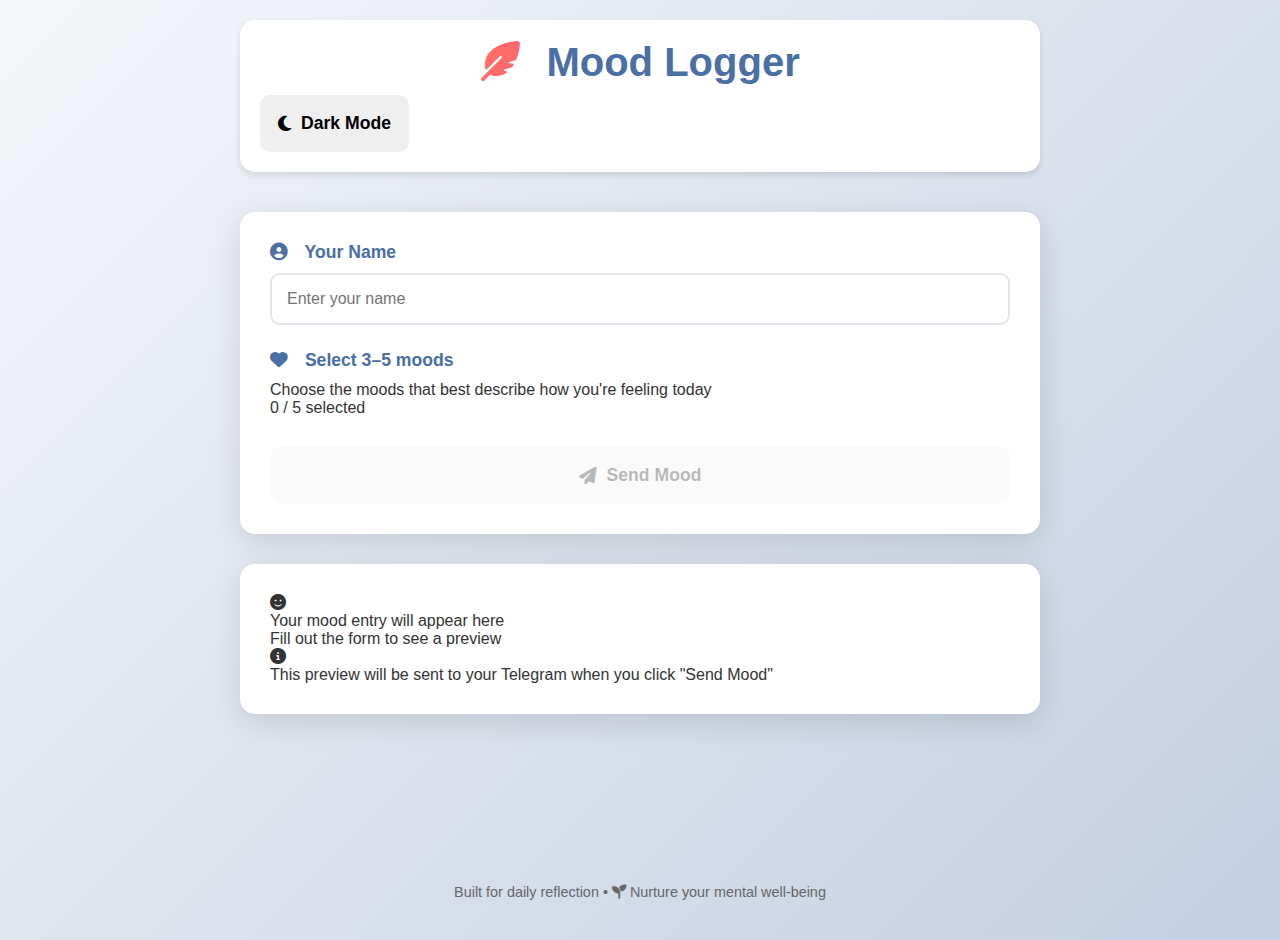
<file: index.html>
<!DOCTYPE html>
<html lang="en">
<head>  
    <meta charset="UTF-8">
    <meta name="viewport" content="width=device-width, initial-scale=1.0">
    <title>Mood Logger</title>
    <link rel="stylesheet" href="style.css">
    <link rel="stylesheet" href="https://cdnjs.cloudflare.com/ajax/libs/font-awesome/6.4.0/css/all.min.css">
</head>
<body class="light-mode">
    <div class="container">
        <!-- Header -->
        <header class="header">
            <div class="header-content">
                <h1><i class="fas fa-feather-alt"></i> Mood Logger</h1>
                <div class="theme-toggle">
                    <button id="themeToggle" class="theme-toggle-btn" aria-label="Toggle dark mode">
                        <i class="fas fa-moon"></i>
                        <span class="theme-text">Dark Mode</span>
                    </button>
                </div>
            </div>
        </header>

        <!-- Main Content -->
        <main class="main-content">
            <div class="content-grid">
                <!-- Left: Mood Logging Card -->
                <div class="card logging-card">
                    <div class="card-header">
                        <!-- <h2><i class="fas fa-pen-alt"></i> Log Your Mood</h2> -->
                        <!-- <p class="card-subtitle">Track how you're feeling today</p> -->
                    </div>
                    
                    <form id="moodForm">
                        <!-- Name Input -->
                        <div class="form-group">
                            <label for="name" class="form-label">
                                <i class="fas fa-user-circle"></i> Your Name
                            </label>
                            <input 
                                type="text" 
                                id="name" 
                                class="text-input"
                                placeholder="Enter your name"
                                autocomplete="off"
                            >
                        </div>

                        <!-- Mood Selection -->
                        <div class="form-group">
                            <label class="form-label">
                                <i class="fas fa-heart"></i> Select 3–5 moods
                            </label>
                            <p class="form-hint">Choose the moods that best describe how you're feeling today</p>
                            
                            <div class="moods-container">
                                <!-- Mood options will be populated by JavaScript -->
                            </div>
                            <div class="selection-counter">
                                <span id="selectedCount">0</span> / 5 selected
                            </div>
                        </div>

                        <!-- Submit Button -->
                        <div class="form-actions">
                            <button type="submit" id="submitBtn" class="btn btn-primary" disabled>
                                <i class="fas fa-paper-plane"></i> Send Mood
                            </button>
                        </div>
                    </form>
                </div>

                <!-- Right: Preview Card -->
                <div class="card preview-card">
                    <div class="preview-header">
                        <!-- <h3><i class="fas fa-eye"></i> Preview</h3> -->
                        <!-- <p class="preview-subtitle">See how your entry will look</p> -->
                    </div>
                    <div class="preview-content" id="moodPreview">
                        <!-- Preview content will be updated by JavaScript -->
                        <div class="preview-placeholder">
                            <i class="fas fa-smile"></i>
                            <p>Your mood entry will appear here</p>
                            <p class="preview-instruction">Fill out the form to see a preview</p>
                        </div>
                    </div>
                    <div class="preview-info">
                        <i class="fas fa-info-circle"></i>
                        <p>This preview will be sent to your Telegram when you click "Send Mood"</p>
                    </div>
                </div>
            </div>
        </main>

        <!-- Footer -->
        <footer class="footer">
            <p>Built for daily reflection • <i class="fas fa-seedling"></i> Nurture your mental well-being</p>
        </footer>
    </div>

    <script src="script.js"></script>
</body>
</html>
</file>
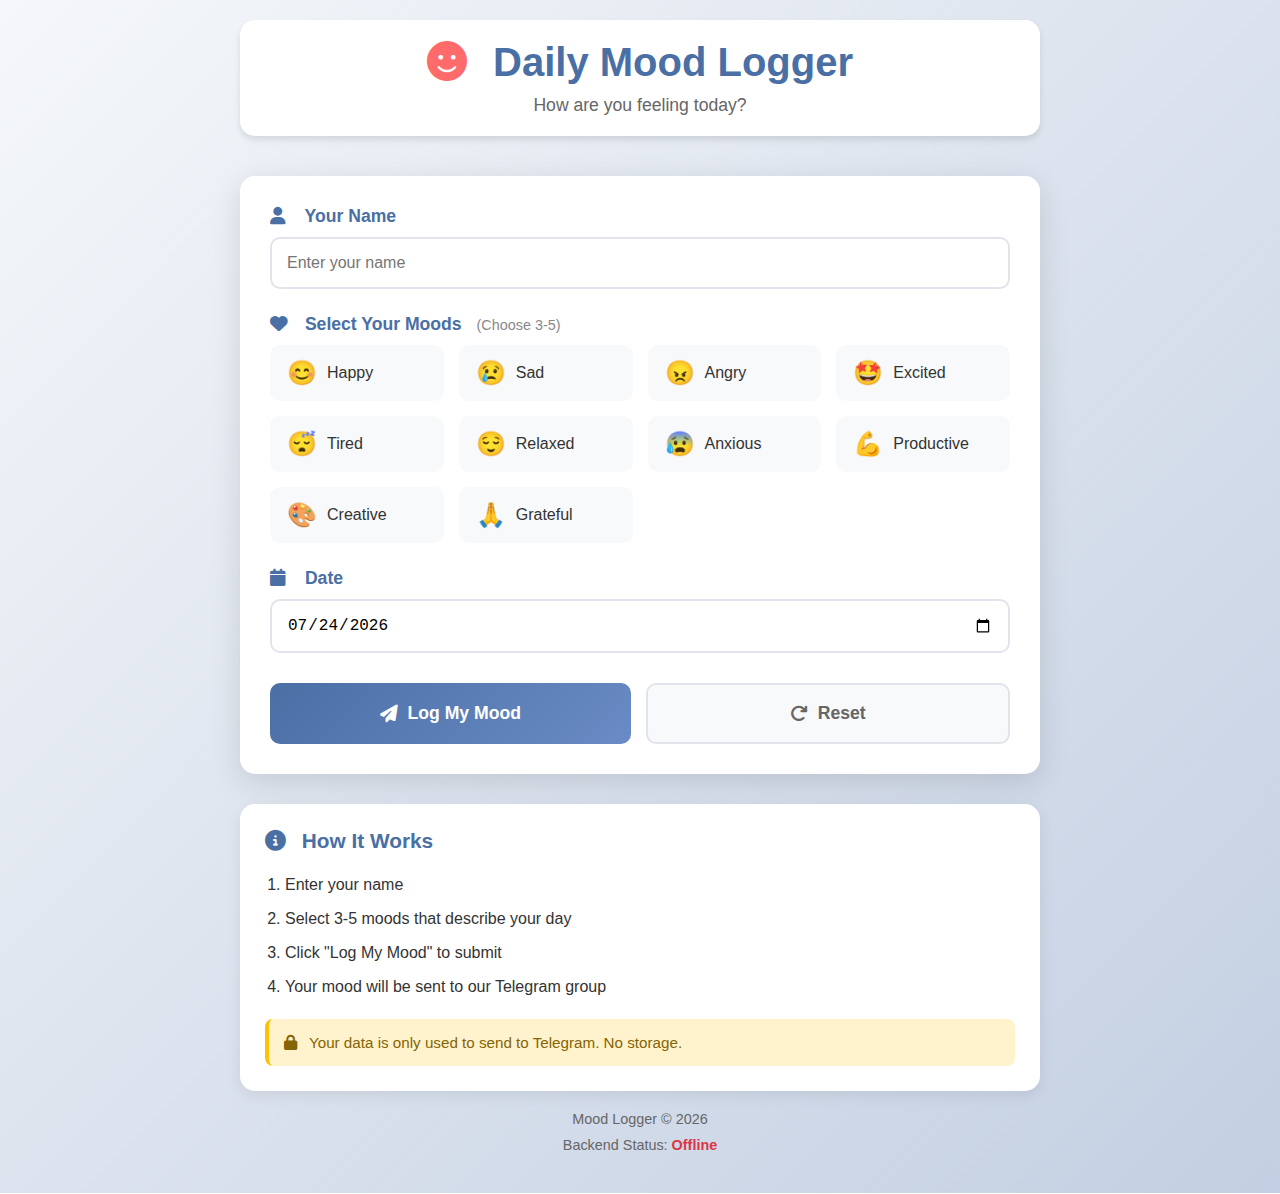
<file: frontend/index.html>
<!DOCTYPE html>
<html lang="en">
<head>
    <meta charset="UTF-8">
    <meta name="viewport" content="width=device-width, initial-scale=1.0">
    <title>Mood Logger</title>
    <link rel="stylesheet" href="style.css">
    <link rel="stylesheet" href="https://cdnjs.cloudflare.com/ajax/libs/font-awesome/6.4.0/css/all.min.css">
</head>
<body>
    <div class="container">
        <header>
            <h1><i class="fas fa-smile"></i> Daily Mood Logger</h1>
            <p class="subtitle">How are you feeling today?</p>
        </header>

        <main>
            <div class="card">
                <form id="moodForm">
                    <div class="form-group">
                        <label for="name">
                            <i class="fas fa-user"></i> Your Name
                        </label>
                        <input 
                            type="text" 
                            id="name" 
                            placeholder="Enter your name" 
                            required
                            autocomplete="off"
                        >
                    </div>

                    <div class="form-group">
                        <label>
                            <i class="fas fa-heart"></i> Select Your Moods
                            <span class="hint">(Choose 3-5)</span>
                        </label>
                        
                        <div class="moods-grid">
                            <!-- Mood checkboxes will be generated by JavaScript -->
                        </div>
                    </div>

                    <div class="form-group">
                        <label for="date">
                            <i class="fas fa-calendar"></i> Date
                        </label>
                        <input 
                            type="date" 
                            id="date" 
                            value=""
                        >
                    </div>

                    <div class="form-actions">
                        <button type="submit" class="btn-submit">
                            <i class="fas fa-paper-plane"></i> Log My Mood
                        </button>
                        <button type="button" class="btn-reset" id="resetBtn">
                            <i class="fas fa-redo"></i> Reset
                        </button>
                    </div>
                </form>

                <div id="message" class="message hidden"></div>
            </div>

            <div class="info-card">
                <h3><i class="fas fa-info-circle"></i> How It Works</h3>
                <ol>
                    <li>Enter your name</li>
                    <li>Select 3-5 moods that describe your day</li>
                    <li>Click "Log My Mood" to submit</li>
                    <li>Your mood will be sent to our Telegram group</li>
                </ol>
                <p class="note">
                    <i class="fas fa-lock"></i> Your data is only used to send to Telegram. No storage.
                </p>
            </div>
        </main>

        <footer>
            <p>Mood Logger &copy; <span id="currentYear"></span></p>
            <p class="api-status">Backend Status: <span id="status">Checking...</span></p>
        </footer>
    </div>

    <script src="script.js"></script>
</body>
</html>
</file>
<file: style.css>
/* Reset and base styles */
* {
    margin: 0;
    padding: 0;
    box-sizing: border-box;
}

body {
    font-family: -apple-system, BlinkMacSystemFont, 'Segoe UI', Roboto, Oxygen, Ubuntu, sans-serif;
    background: linear-gradient(135deg, #f5f7fa 0%, #c3cfe2 100%);
    min-height: 100vh;
    padding: 20px;
    color: #333;
}

.container {
    max-width: 800px;
    margin: 0 auto;
    min-height: 100vh;
    display: flex;
    flex-direction: column;
}

/* Header */
header {
    text-align: center;
    margin-bottom: 40px;
    padding: 20px;
    background: white;
    border-radius: 15px;
    box-shadow: 0 4px 6px rgba(0, 0, 0, 0.1);
}

h1 {
    color: #4a6fa5;
    font-size: 2.5rem;
    margin-bottom: 10px;
}

h1 i {
    margin-right: 15px;
    color: #ff6b6b;
}

.subtitle {
    color: #666;
    font-size: 1.1rem;
}

/* Card */
.card {
    background: white;
    border-radius: 15px;
    padding: 30px;
    margin-bottom: 30px;
    box-shadow: 0 8px 30px rgba(0, 0, 0, 0.12);
}

/* Form */
.form-group {
    margin-bottom: 25px;
}

label {
    display: block;
    margin-bottom: 10px;
    font-weight: 600;
    color: #4a6fa5;
    font-size: 1.1rem;
}

label i {
    margin-right: 10px;
    width: 20px;
}

.hint {
    font-size: 0.9rem;
    color: #888;
    font-weight: normal;
    margin-left: 10px;
}

input[type="text"],
input[type="date"] {
    width: 100%;
    padding: 15px;
    border: 2px solid #e1e5eb;
    border-radius: 10px;
    font-size: 1rem;
    transition: all 0.3s ease;
}

input[type="text"]:focus,
input[type="date"]:focus {
    outline: none;
    border-color: #4a6fa5;
    box-shadow: 0 0 0 3px rgba(74, 111, 165, 0.1);
}

/* Moods Grid */
.moods-grid {
    display: grid;
    grid-template-columns: repeat(auto-fill, minmax(150px, 1fr));
    gap: 15px;
    margin-top: 10px;
}

.mood-option {
    display: flex;
    align-items: center;
    padding: 12px 15px;
    background: #f8f9fa;
    border-radius: 10px;
    cursor: pointer;
    transition: all 0.2s ease;
    border: 2px solid transparent;
}

.mood-option:hover {
    background: #e9ecef;
    transform: translateY(-2px);
}

.mood-option.selected {
    background: #e3f2fd;
    border-color: #4a6fa5;
    color: #4a6fa5;
}

.mood-option input {
    display: none;
}

.mood-emoji {
    font-size: 1.5rem;
    margin-right: 10px;
}

.mood-text {
    font-weight: 500;
}

/* Buttons */
.form-actions {
    display: flex;
    gap: 15px;
    margin-top: 30px;
}

button {
    flex: 1;
    padding: 18px;
    border: none;
    border-radius: 10px;
    font-size: 1.1rem;
    font-weight: 600;
    cursor: pointer;
    transition: all 0.3s ease;
    display: flex;
    align-items: center;
    justify-content: center;
    gap: 10px;
}

.btn-submit {
    background: linear-gradient(135deg, #4a6fa5, #6a8bc5);
    color: white;
}

.btn-submit:hover {
    background: linear-gradient(135deg, #3a5a85, #5a7bb5);
    transform: translateY(-2px);
    box-shadow: 0 4px 12px rgba(74, 111, 165, 0.3);
}

.btn-reset {
    background: #f8f9fa;
    color: #666;
    border: 2px solid #e1e5eb;
}

.btn-reset:hover {
    background: #e9ecef;
    transform: translateY(-2px);
}

/* Message */
.message {
    margin-top: 25px;
    padding: 20px;
    border-radius: 10px;
    text-align: center;
    font-weight: 500;
    display: none;
}

.message.success {
    background: #d4edda;
    color: #155724;
    border: 1px solid #c3e6cb;
    display: block;
}

.message.error {
    background: #f8d7da;
    color: #721c24;
    border: 1px solid #f5c6cb;
    display: block;
}

.hidden {
    display: none !important;
}

/* Info Card */
.info-card {
    background: white;
    border-radius: 15px;
    padding: 25px;
    box-shadow: 0 4px 15px rgba(0, 0, 0, 0.08);
}

.info-card h3 {
    color: #4a6fa5;
    margin-bottom: 20px;
    font-size: 1.3rem;
}

.info-card h3 i {
    margin-right: 10px;
}

.info-card ol {
    margin-left: 20px;
    margin-bottom: 20px;
}

.info-card li {
    margin-bottom: 10px;
    line-height: 1.5;
}

.note {
    padding: 15px;
    background: #fff3cd;
    border-radius: 8px;
    color: #856404;
    font-size: 0.95rem;
    border-left: 4px solid #ffc107;
}

.note i {
    margin-right: 8px;
}

/* Footer */
footer {
    margin-top: auto;
    padding: 20px 0;
    text-align: center;
    color: #666;
    font-size: 0.9rem;
}

.api-status {
    margin-top: 10px;
    font-weight: 500;
}

#status {
    font-weight: bold;
}

#status.connected {
    color: #28a745;
}

#status.disconnected {
    color: #dc3545;
}

/* Responsive */
@media (max-width: 768px) {
    .container {
        padding: 10px;
    }
    
    h1 {
        font-size: 2rem;
    }
    
    .moods-grid {
        grid-template-columns: repeat(auto-fill, minmax(130px, 1fr));
    }
    
    .form-actions {
        flex-direction: column;
    }
    
    .card, .info-card {
        padding: 20px;
    }
}
</file>
<file: frontend/style.css>
/* Reset and base styles */
* {
    margin: 0;
    padding: 0;
    box-sizing: border-box;
}

body {
    font-family: -apple-system, BlinkMacSystemFont, 'Segoe UI', Roboto, Oxygen, Ubuntu, sans-serif;
    background: linear-gradient(135deg, #f5f7fa 0%, #c3cfe2 100%);
    min-height: 100vh;
    padding: 20px;
    color: #333;
}

.container {
    max-width: 800px;
    margin: 0 auto;
    min-height: 100vh;
    display: flex;
    flex-direction: column;
}

/* Header */
header {
    text-align: center;
    margin-bottom: 40px;
    padding: 20px;
    background: white;
    border-radius: 15px;
    box-shadow: 0 4px 6px rgba(0, 0, 0, 0.1);
}

h1 {
    color: #4a6fa5;
    font-size: 2.5rem;
    margin-bottom: 10px;
}

h1 i {
    margin-right: 15px;
    color: #ff6b6b;
}

.subtitle {
    color: #666;
    font-size: 1.1rem;
}

/* Card */
.card {
    background: white;
    border-radius: 15px;
    padding: 30px;
    margin-bottom: 30px;
    box-shadow: 0 8px 30px rgba(0, 0, 0, 0.12);
}

/* Form */
.form-group {
    margin-bottom: 25px;
}

label {
    display: block;
    margin-bottom: 10px;
    font-weight: 600;
    color: #4a6fa5;
    font-size: 1.1rem;
}

label i {
    margin-right: 10px;
    width: 20px;
}

.hint {
    font-size: 0.9rem;
    color: #888;
    font-weight: normal;
    margin-left: 10px;
}

input[type="text"],
input[type="date"] {
    width: 100%;
    padding: 15px;
    border: 2px solid #e1e5eb;
    border-radius: 10px;
    font-size: 1rem;
    transition: all 0.3s ease;
}

input[type="text"]:focus,
input[type="date"]:focus {
    outline: none;
    border-color: #4a6fa5;
    box-shadow: 0 0 0 3px rgba(74, 111, 165, 0.1);
}

/* Moods Grid */
.moods-grid {
    display: grid;
    grid-template-columns: repeat(auto-fill, minmax(150px, 1fr));
    gap: 15px;
    margin-top: 10px;
}

.mood-option {
    display: flex;
    align-items: center;
    padding: 12px 15px;
    background: #f8f9fa;
    border-radius: 10px;
    cursor: pointer;
    transition: all 0.2s ease;
    border: 2px solid transparent;
}

.mood-option:hover {
    background: #e9ecef;
    transform: translateY(-2px);
}

.mood-option.selected {
    background: #e3f2fd;
    border-color: #4a6fa5;
    color: #4a6fa5;
}

.mood-option input {
    display: none;
}

.mood-emoji {
    font-size: 1.5rem;
    margin-right: 10px;
}

.mood-text {
    font-weight: 500;
}

/* Buttons */
.form-actions {
    display: flex;
    gap: 15px;
    margin-top: 30px;
}

button {
    flex: 1;
    padding: 18px;
    border: none;
    border-radius: 10px;
    font-size: 1.1rem;
    font-weight: 600;
    cursor: pointer;
    transition: all 0.3s ease;
    display: flex;
    align-items: center;
    justify-content: center;
    gap: 10px;
}

.btn-submit {
    background: linear-gradient(135deg, #4a6fa5, #6a8bc5);
    color: white;
}

.btn-submit:hover {
    background: linear-gradient(135deg, #3a5a85, #5a7bb5);
    transform: translateY(-2px);
    box-shadow: 0 4px 12px rgba(74, 111, 165, 0.3);
}

.btn-reset {
    background: #f8f9fa;
    color: #666;
    border: 2px solid #e1e5eb;
}

.btn-reset:hover {
    background: #e9ecef;
    transform: translateY(-2px);
}

/* Message */
.message {
    margin-top: 25px;
    padding: 20px;
    border-radius: 10px;
    text-align: center;
    font-weight: 500;
    display: none;
}

.message.success {
    background: #d4edda;
    color: #155724;
    border: 1px solid #c3e6cb;
    display: block;
}

.message.error {
    background: #f8d7da;
    color: #721c24;
    border: 1px solid #f5c6cb;
    display: block;
}

.hidden {
    display: none !important;
}

/* Info Card */
.info-card {
    background: white;
    border-radius: 15px;
    padding: 25px;
    box-shadow: 0 4px 15px rgba(0, 0, 0, 0.08);
}

.info-card h3 {
    color: #4a6fa5;
    margin-bottom: 20px;
    font-size: 1.3rem;
}

.info-card h3 i {
    margin-right: 10px;
}

.info-card ol {
    margin-left: 20px;
    margin-bottom: 20px;
}

.info-card li {
    margin-bottom: 10px;
    line-height: 1.5;
}

.note {
    padding: 15px;
    background: #fff3cd;
    border-radius: 8px;
    color: #856404;
    font-size: 0.95rem;
    border-left: 4px solid #ffc107;
}

.note i {
    margin-right: 8px;
}

/* Footer */
footer {
    margin-top: auto;
    padding: 20px 0;
    text-align: center;
    color: #666;
    font-size: 0.9rem;
}

.api-status {
    margin-top: 10px;
    font-weight: 500;
}

#status {
    font-weight: bold;
}

#status.connected {
    color: #28a745;
}

#status.disconnected {
    color: #dc3545;
}

/* Responsive */
@media (max-width: 768px) {
    .container {
        padding: 10px;
    }
    
    h1 {
        font-size: 2rem;
    }
    
    .moods-grid {
        grid-template-columns: repeat(auto-fill, minmax(130px, 1fr));
    }
    
    .form-actions {
        flex-direction: column;
    }
    
    .card, .info-card {
        padding: 20px;
    }
}
</file>
